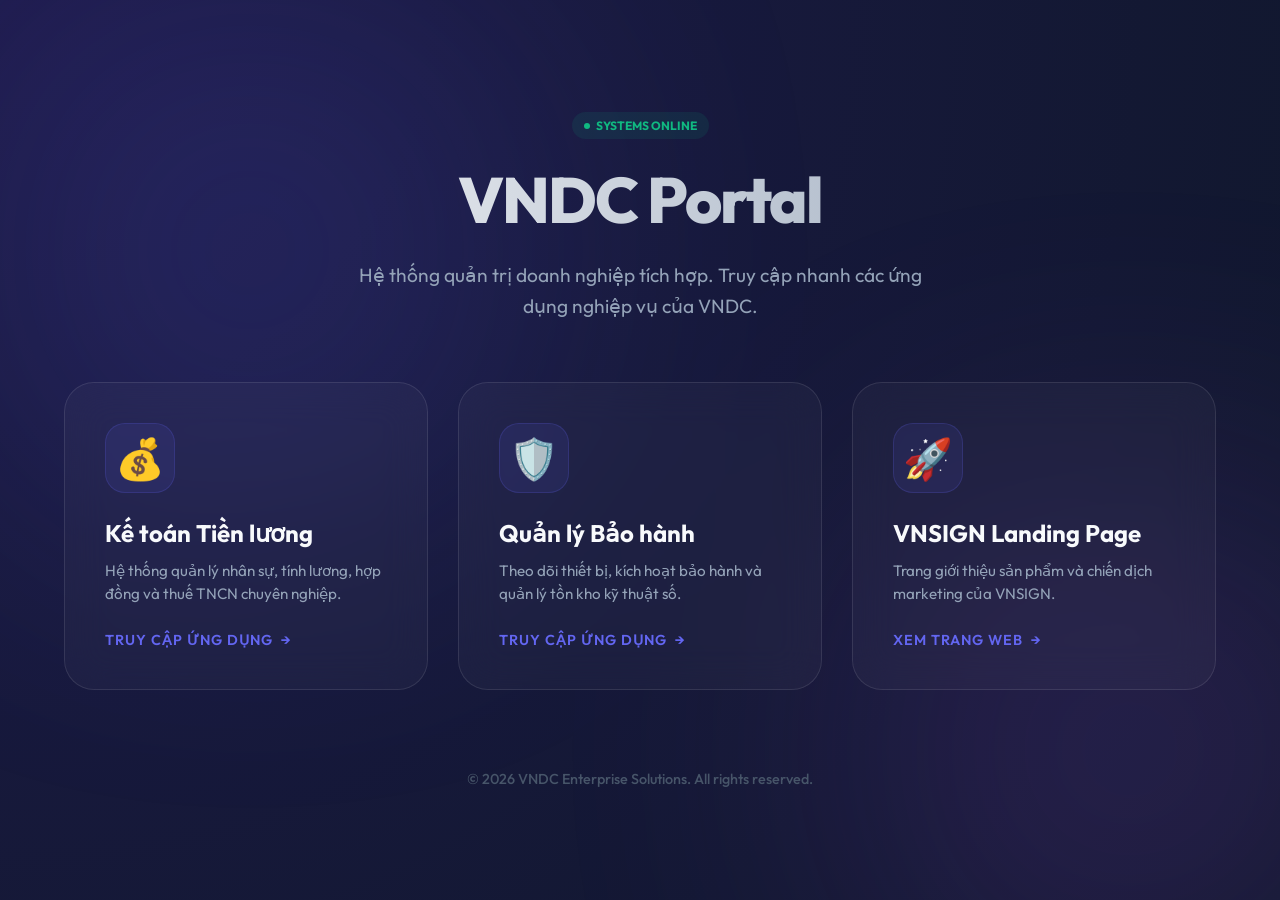
<file: index.html>
<!DOCTYPE html>
<html lang="vi">
<head>
    <meta charset="UTF-8">
    <meta name="viewport" content="width=device-width, initial-scale=1.0">
    <title>VNDC Enterprise Portal</title>
    <link href="https://fonts.googleapis.com/css2?family=Outfit:wght@300;400;600;800&display=swap" rel="stylesheet">
    <style>
        :root {
            --primary: #6366f1;
            --secondary: #a855f7;
            --dark: #0f172a;
            --light: #f8fafc;
            --glass: rgba(255, 255, 255, 0.03);
            --glass-border: rgba(255, 255, 255, 0.1);
        }

        * {
            margin: 0;
            padding: 0;
            box-sizing: border-box;
            font-family: 'Outfit', sans-serif;
        }

        body {
            background: radial-gradient(circle at top left, #1e1b4b, #0f172a);
            color: var(--light);
            min-height: 100vh;
            display: flex;
            flex-direction: column;
            align-items: center;
            justify-content: center;
            overflow-x: hidden;
        }

        .background-blobs {
            position: fixed;
            top: 0;
            left: 0;
            width: 100%;
            height: 100%;
            z-index: -1;
            overflow: hidden;
        }

        .blob {
            position: absolute;
            width: 500px;
            height: 500px;
            background: var(--primary);
            filter: blur(150px);
            opacity: 0.2;
            border-radius: 50%;
            animation: move 20s infinite alternate;
        }

        .blob-2 {
            background: var(--secondary);
            right: -100px;
            bottom: -100px;
            animation-delay: -5s;
        }

        @keyframes move {
            from { transform: translate(0, 0); }
            to { transform: translate(100px, 100px); }
        }

        .container {
            max-width: 1200px;
            width: 90%;
            text-align: center;
            padding: 40px 0;
        }

        header {
            margin-bottom: 60px;
        }

        h1 {
            font-size: 4rem;
            font-weight: 800;
            margin-bottom: 20px;
            background: linear-gradient(to right, #fff, #94a3b8);
            -webkit-background-clip: text;
            -webkit-text-fill-color: transparent;
            letter-spacing: -2px;
        }

        p.subtitle {
            font-size: 1.2rem;
            color: #94a3b8;
            max-width: 600px;
            margin: 0 auto;
            line-height: 1.6;
        }

        .grid {
            display: grid;
            grid-template-columns: repeat(auto-fit, minmax(320px, 1fr));
            gap: 30px;
            margin-top: 40px;
        }

        .card {
            background: var(--glass);
            border: 1px solid var(--glass-border);
            backdrop-filter: blur(20px);
            padding: 40px;
            border-radius: 30px;
            text-decoration: none;
            color: var(--light);
            transition: all 0.4s cubic-bezier(0.4, 0, 0.2, 1);
            position: relative;
            overflow: hidden;
            display: flex;
            flex-direction: column;
            align-items: flex-start;
            text-align: left;
        }

        .card::before {
            content: '';
            position: absolute;
            top: 0;
            left: 0;
            width: 100%;
            height: 100%;
            background: linear-gradient(45deg, transparent, rgba(255, 255, 255, 0.05), transparent);
            transform: translateX(-100%);
            transition: 0.6s;
        }

        .card:hover {
            transform: translateY(-10px);
            background: rgba(255, 255, 255, 0.06);
            border-color: var(--primary);
            box-shadow: 0 20px 40px rgba(0, 0, 0, 0.3);
        }

        .card:hover::before {
            transform: translateX(100%);
        }

        .icon {
            font-size: 2.5rem;
            margin-bottom: 25px;
            background: rgba(99, 102, 241, 0.1);
            width: 70px;
            height: 70px;
            display: flex;
            align-items: center;
            justify-content: center;
            border-radius: 20px;
            border: 1px solid rgba(99, 102, 241, 0.2);
        }

        .card h3 {
            font-size: 1.5rem;
            font-weight: 700;
            margin-bottom: 12px;
        }

        .card p {
            color: #94a3b8;
            font-size: 0.95rem;
            line-height: 1.5;
            margin-bottom: 25px;
        }

        .btn-link {
            font-weight: 600;
            color: var(--primary);
            display: flex;
            align-items: center;
            gap: 8px;
            font-size: 0.9rem;
            text-transform: uppercase;
            letter-spacing: 1px;
        }

        .btn-link span {
            transition: transform 0.3s;
        }

        .card:hover .btn-link span {
            transform: translateX(5px);
        }

        footer {
            margin-top: 80px;
            color: #475569;
            font-size: 0.9rem;
            font-weight: 500;
        }

        .status {
            display: inline-flex;
            align-items: center;
            gap: 6px;
            padding: 6px 12px;
            background: rgba(16, 185, 129, 0.1);
            color: #10b981;
            border-radius: 100px;
            font-size: 0.75rem;
            font-weight: 700;
            margin-bottom: 20px;
        }

        .dot {
            width: 6px;
            height: 6px;
            background: #10b981;
            border-radius: 50%;
            animation: pulse 1.5s infinite;
        }

        @keyframes pulse {
            0% { transform: scale(1); opacity: 1; }
            50% { transform: scale(1.5); opacity: 0.5; }
            100% { transform: scale(1); opacity: 1; }
        }
    </style>
</head>
<body>
    <div class="background-blobs">
        <div class="blob"></div>
        <div class="blob blob-2"></div>
    </div>

    <div class="container">
        <header>
            <div class="status">
                <span class="dot"></span> SYSTEMS ONLINE
            </div>
            <h1>VNDC Portal</h1>
            <p class="subtitle">Hệ thống quản trị doanh nghiệp tích hợp. Truy cập nhanh các ứng dụng nghiệp vụ của VNDC.</p>
        </header>

        <div class="grid">
            <a href="K%E1%BA%BF%20to%C3%A1n%20ti%E1%BB%81n%20l%C6%B0%C6%A1ng/index.html" class="card">
                <div class="icon">💰</div>
                <h3>Kế toán Tiền lương</h3>
                <p>Hệ thống quản lý nhân sự, tính lương, hợp đồng và thuế TNCN chuyên nghiệp.</p>
                <div class="btn-link">Truy cập ứng dụng <span>→</span></div>
            </a>

            <a href="Qu%E1%BA%A3n%20l%C3%BD%20b%E1%BA%A3o%20h%C3%A0nh%20VNDC/index.html" class="card">
                <div class="icon">🛡️</div>
                <h3>Quản lý Bảo hành</h3>
                <p>Theo dõi thiết bị, kích hoạt bảo hành và quản lý tồn kho kỹ thuật số.</p>
                <div class="btn-link">Truy cập ứng dụng <span>→</span></div>
            </a>

            <a href="landing-page/index.html" class="card">
                <div class="icon">🚀</div>
                <h3>VNSIGN Landing Page</h3>
                <p>Trang giới thiệu sản phẩm và chiến dịch marketing của VNSIGN.</p>
                <div class="btn-link">Xem trang web <span>→</span></div>
            </a>
        </div>

        <footer>
            &copy; 2026 VNDC Enterprise Solutions. All rights reserved.
        </footer>
    </div>
</body>
</html>
</file>
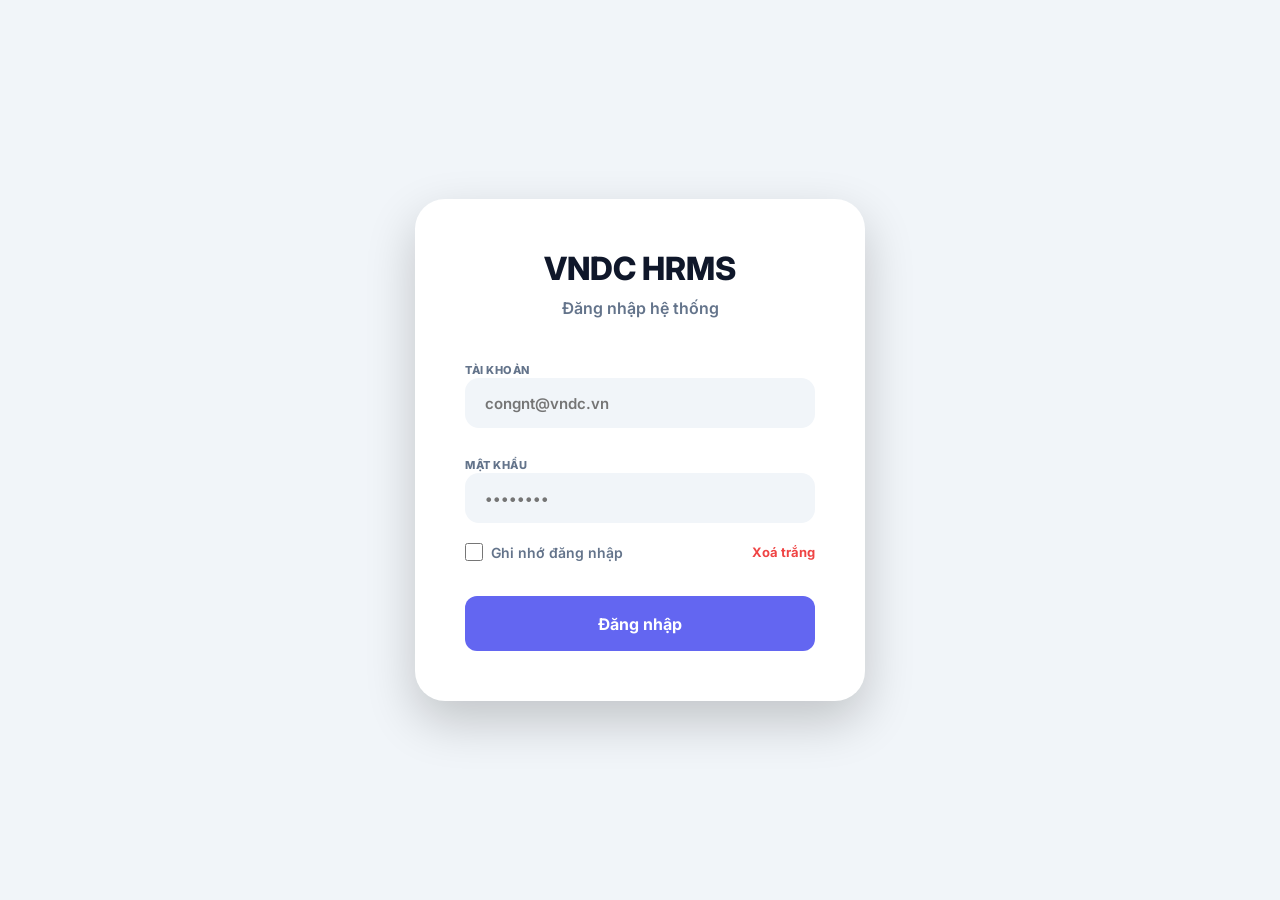
<file: Kế toán tiền lương/index.html>
<!DOCTYPE html>
<html lang="vi">
<head>
    <meta charset="UTF-8">
    <meta name="viewport" content="width=device-width, initial-scale=1.0">
    <title>VNDC HRMS</title>
    <link href="https://fonts.googleapis.com/css2?family=Inter:wght@400;500;600;700;800&display=swap" rel="stylesheet">
    <style>
        :root { --primary: #6366f1; --sidebar-bg: #0f172a; --bg: #f1f5f9; --text-dark: #0f172a; --text-muted: #64748b; --radius: 16px; }
        * { margin: 0; padding: 0; box-sizing: border-box; font-family: 'Inter', sans-serif; }
        body { background-color: var(--bg); color: var(--text-dark); height: 100vh; overflow: hidden; }
        .app-layout { display: flex; height: 100vh; }
        .sidebar { width: 260px; background: var(--sidebar-bg); color: #fff; display: flex; flex-direction: column; flex-shrink: 0; }
        .sidebar-header { padding: 30px 25px; font-size: 22px; font-weight: 800; }
        .nav-list { flex: 1; padding: 10px 15px; }
        .nav-item { display: flex; align-items: center; gap: 12px; padding: 14px 20px; color: #94a3b8; text-decoration: none; border-radius: 12px; margin-bottom: 6px; font-weight: 600; font-size: 14px; transition: 0.2s; cursor: pointer; }
        .nav-item:hover { background: rgba(255,255,255,0.05); color: #fff; }
        .nav-item.active { background: var(--primary); color: #fff; box-shadow: 0 4px 12px rgba(99,102,241,0.3); }
        .sidebar-footer { padding: 25px; border-top: 1px solid #1e293b; font-size: 13px; }
        .logout-btn { color: #ef4444; text-decoration: none; display: flex; align-items: center; gap: 8px; font-weight: 700; margin-top: 12px; cursor: pointer; }
        .main { flex: 1; display: flex; flex-direction: column; overflow: hidden; }
        .header { height: 80px; background: #fff; border-bottom: 1px solid #e2e8f0; display: flex; justify-content: space-between; align-items: center; padding: 0 40px; flex-shrink: 0; }
        .header h2 { font-size: 22px; font-weight: 800; }
        .content { flex: 1; padding: 35px 40px; overflow-y: auto; }
        .filter-card { background: #fff; border-radius: 20px; padding: 25px; margin-bottom: 30px; border: 1px solid #e2e8f0; display: flex; gap: 20px; align-items: flex-end; }
        .filter-group { display: flex; flex-direction: column; gap: 8px; flex: 1; }
        .filter-label { font-size: 11px; font-weight: 800; color: var(--text-muted); text-transform: uppercase; letter-spacing: 0.5px; }
        .filter-input-wrap { background: #f1f5f9; border-radius: 14px; display: flex; align-items: center; padding: 0 15px; height: 50px; }
        .filter-input-wrap input, .filter-input-wrap select { border: none; background: transparent; padding: 12px 5px; width: 100%; outline: none; font-size: 15px; font-weight: 600; }
        .stats-grid { display: grid; grid-template-columns: repeat(4, 1fr); gap: 25px; margin-bottom: 35px; }
        .stat-card { padding: 35px 30px; border-radius: 20px; color: #fff; position: relative; overflow: hidden; }
        .stat-num { font-size: 28px; font-weight: 800; }
        .stat-label { font-size: 14px; font-weight: 600; opacity: 0.9; }
        .bg-purple { background: linear-gradient(135deg, #6366f1, #4f46e5); }
        .bg-green { background: linear-gradient(135deg, #10b981, #059669); }
        .bg-orange { background: linear-gradient(135deg, #f59e0b, #d97706); }
        .bg-red { background: linear-gradient(135deg, #ef4444, #dc2626); }
        .data-card { background: #fff; border-radius: 20px; border: 1px solid #e2e8f0; overflow: hidden; margin-bottom: 25px; }
        .card-title { padding: 25px 35px; font-weight: 800; font-size: 17px; border-bottom: 1px solid #f1f5f9; }
        .table { width: 100%; border-collapse: collapse; }
        .table th { padding: 15px 35px; background: #f8fafc; font-size: 11px; font-weight: 800; text-transform: uppercase; color: var(--text-muted); text-align: left; border-bottom: 2px solid #e2e8f0; }
        .table td { padding: 22px 35px; border-bottom: 1px solid #f1f5f9; font-size: 15px; font-weight: 600; }
        .btn { border: none; padding: 12px 25px; border-radius: 12px; font-weight: 700; font-size: 14px; cursor: pointer; transition: 0.2s; display: inline-flex; align-items: center; gap: 8px; }
        .btn-print { background: #f8fafc; border: 1px solid #e2e8f0; }
        .btn-primary { background: var(--primary); color: #fff; }
        .modal-overlay { position: fixed; inset: 0; background: rgba(15, 23, 42, 0.7); backdrop-filter: blur(5px); display: none; justify-content: center; align-items: center; z-index: 1000; padding: 20px; }
        .modal-overlay.open { display: flex; }
        .modal-box { background: #fff; border-radius: 30px; width: 100%; max-width: 850px; max-height: 90vh; overflow-y: auto; padding: 40px; box-shadow: 0 20px 50px rgba(0,0,0,0.2); }
        .view { display: none; }
        .view.active { display: block; }
        .toast { position: fixed; top: 40px; right: 40px; background: #0f172a; color: #fff; padding: 15px 30px; border-radius: 12px; font-weight: 700; display: none; z-index: 2000; }
    </style>
</head>
<body>

    <div id="loginScreen" class="modal-overlay open" style="background: var(--bg); z-index: 2000;">
        <div class="modal-box" style="max-width: 450px; text-align: center; padding: 50px;">
            <h1 style="font-size: 32px; font-weight: 800; margin-bottom: 10px;">VNDC HRMS</h1>
            <p style="color: var(--text-muted); font-weight: 600; margin-bottom: 40px;">Đăng nhập hệ thống</p>
            <div style="text-align: left; margin-bottom: 25px;"><label class="filter-label">Tài khoản</label><div class="filter-input-wrap"><input type="text" id="loginEmail" placeholder="congnt@vndc.vn"></div></div>
            <div style="text-align: left; margin-bottom: 20px;"><label class="filter-label">Mật khẩu</label><div class="filter-input-wrap"><input type="password" id="loginPwd" placeholder="••••••••"></div></div>
            <div style="display: flex; justify-content: space-between; align-items: center; margin-bottom: 35px;"><label style="display: flex; align-items: center; gap: 8px; font-size: 14px; font-weight: 600; color: var(--text-muted); cursor: pointer;"><input type="checkbox" id="loginRemember" style="width: 18px; height: 18px; accent-color: var(--primary);"> Ghi nhớ đăng nhập</label><a href="#" style="color: #ef4444; font-size: 13px; font-weight: 700; text-decoration: none;" onclick="clearLoginFields()">Xoá trắng</a></div>
            <button class="btn btn-primary" style="width: 100%; height: 55px; font-size: 16px; justify-content:center;" onclick="doLogin()">Đăng nhập</button>
        </div>
    </div>

    <div id="appScreen" class="app-layout" style="display: none;">
        <aside class="sidebar">
            <div class="sidebar-header">VNDC HRMS</div>
            <nav class="nav-list">
                <a class="nav-item active" onclick="navTo('dashboard', this)"><span>🏠</span><span>Tổng quan</span></a>
                <a class="nav-item" onclick="navTo('employees', this)"><span>👥</span><span>Nhân sự</span></a>
                <a class="nav-item" onclick="navTo('payroll', this)"><span>💰</span><span>Bảng lương</span></a>
                <a class="nav-item" onclick="navTo('contracts', this)"><span>📜</span><span>Hợp đồng</span></a>
                <a class="nav-item" onclick="navTo('leaves', this)"><span>📅</span><span>Nghỉ phép</span></a>
                <a class="nav-item" onclick="navTo('expenses', this)"><span>💸</span><span>Chi phí</span></a>
                <a class="nav-item" onclick="navTo('reports', this)"><span>📊</span><span>Báo cáo</span></a>
                <a class="nav-item" onclick="navTo('tax', this)"><span>🛡️</span><span>Thuế</span></a>
                <a class="nav-item" onclick="navTo('audit', this)"><span>🕒</span><span>Lịch sử</span></a>
            </nav>
            <div class="sidebar-footer"><div>Đang đăng nhập:</div><div style="font-weight: 700; margin-top: 4px;" id="sidebarUser">Admin</div><a class="logout-btn" onclick="doLogout()">🚪 Đăng xuất</a></div>
        </aside>

        <main class="main">
            <header class="header">
                <h2 id="view-title">Dashboard</h2>
                <div class="header-actions" style="display:flex; align-items:center; gap:15px;">
                    <div style="background:#f8fafc; padding:8px 15px; border-radius:10px; font-weight:700;">📅 <select id="salaryMonth" style="border:none; background:transparent; outline:none;" onchange="renderActiveView()"><option value="2026-05">Tháng 05/2026</option><option value="2026-04">Tháng 04/2026</option></select></div>
                    <div style="width:40px; height:40px; background:var(--primary); border-radius:50%; display:flex; align-items:center; justify-content:center; color:#fff; font-weight:800;">C</div>
                </div>
            </header>

            <div class="content">
                <div id="view-dashboard" class="view active">
                    <div class="stats-grid">
                        <div class="stat-card bg-purple"><div class="stat-num" id="statTotalPay">0</div><div class="stat-label">Tổng thực chi</div></div>
                        <div class="stat-card bg-green"><div class="stat-num" id="statAvgSalary">0</div><div class="stat-label">Lương bình quân</div></div>
                        <div class="stat-card bg-orange"><div class="stat-num" id="statTotalBonus">0</div><div class="stat-label">Tổng thưởng</div></div>
                        <div class="stat-card bg-red"><div class="stat-num" id="statTotalTax">0</div><div class="stat-label">Tổng thuế</div></div>
                    </div>
                    <div style="display: grid; grid-template-columns: 1fr 1fr; gap: 30px;">
                        <div class="data-card"><div class="card-title">Phòng ban</div><div id="deptStatsList"></div></div>
                        <div class="data-card"><div class="card-title">Giao dịch gần đây</div><div id="dashRecentExpenses"></div></div>
                    </div>
                </div>

                <div id="view-employees" class="view">
                    <div class="filter-card"><div class="filter-group"><label class="filter-label">Tìm kiếm nhân viên</label><div class="filter-input-wrap"><input type="text" id="empSearch" oninput="renderEmployees()"></div></div><button class="btn btn-primary" onclick="openEmployeeModal()">+ Thêm mới</button></div>
                    <div class="data-card"><table class="table"><thead><tr><th>Mã NV</th><th>Họ tên</th><th>Bộ phận</th><th>Lương CB</th><th>Thao tác</th></tr></thead><tbody id="employeesBody"></tbody></table></div>
                </div>

                <div id="view-payroll" class="view">
                    <div class="filter-card">
                        <div class="filter-group">
                            <label class="filter-label">Tìm nhân viên</label>
                            <div class="filter-input-wrap"><input type="text" id="payrollSearch" oninput="renderPayroll(document.getElementById('salaryMonth').value)" placeholder="Tên hoặc mã NV"></div>
                        </div>
                        <div class="filter-group">
                            <label class="filter-label">Bộ phận</label>
                            <div class="filter-input-wrap"><select id="payrollDept" onchange="renderPayroll(document.getElementById('salaryMonth').value)"><option value="">Tất cả bộ phận</option></select></div>
                        </div>
                    </div>
                    <div class="data-card"><table class="table"><thead><tr><th>Nhân viên</th><th>Lương CB</th><th>Thưởng</th><th>Ứng</th><th>BHXH</th><th>Thuế</th><th>Thực lĩnh</th></tr></thead><tbody id="payrollBody"></tbody></table></div>
                </div>

                <div id="view-contracts" class="view">
                    <div class="filter-card"><div class="filter-group"><label class="filter-label">Tìm nhân viên</label><div class="filter-input-wrap"><input type="text" id="contractSearch" oninput="renderContracts()"></div></div><button class="btn btn-primary" onclick="navTo('employees')">Quản lý Nhân sự</button></div>
                    <div class="data-card"><table class="table"><thead><tr><th>Mã HĐ</th><th>Nhân viên</th><th>Loại HĐ</th><th>Trạng thái</th><th>Hợp đồng</th><th>Thao tác</th></tr></thead><tbody id="contractsBody"></tbody></table></div>
                </div>

                <div id="view-reports" class="view">
                    <div class="filter-card">
                        <div class="filter-group"><label class="filter-label">Chọn nhân viên</label><div class="filter-input-wrap"><select id="rptEmpId" onchange="renderReports()"></select></div></div>
                        <div class="filter-group"><label class="filter-label">Loại kỳ hạn</label><div class="filter-input-wrap"><select id="rptPeriodType" onchange="updateRptPeriodOptions()"><option value="month">Tháng</option><option value="quarter">Quý</option><option value="year">Năm</option></select></div></div>
                        <div class="filter-group"><label class="filter-label">Thời gian</label><div class="filter-input-wrap"><select id="rptPeriodVal" onchange="renderReports()"></select></div></div>
                        <button class="btn btn-print" onclick="window.print()">🖨️ In ấn</button>
                    </div>
                    <div id="rptStats" class="stats-grid"></div>
                    <div class="data-card"><div class="card-title">Chi tiết Thu nhập & Trích nộp</div><table class="table"><thead><tr><th>Khoản mục</th><th>Giá trị</th></tr></thead><tbody id="rptTableBody"></tbody></table></div>
                </div>

                <div id="view-leaves" class="view">
                    <div class="filter-card"><button class="btn btn-primary" onclick="openLeaveModal()">+ Đăng ký nghỉ</button></div>
                    <div class="data-card"><table class="table"><thead><tr><th>Nhân viên</th><th>Loại</th><th>Ngày</th><th>Số ngày</th></tr></thead><tbody id="leavesBody"></tbody></table></div>
                </div>
                
                <div id="view-expenses" class="view">
                    <div class="filter-card"><button class="btn btn-primary" onclick="openExpenseModal()">+ Thêm chi phí</button></div>
                    <div class="data-card"><table class="table"><thead><tr><th>Ngày</th><th>Nhân viên</th><th>Loại</th><th>Số tiền</th><th>Diễn giải</th><th>Chứng từ</th><th>Thao tác</th></tr></thead><tbody id="expensesBody"></tbody></table></div>
                </div>

                <div id="view-tax" class="view"><div id="taxOptimizationList" style="display:grid; grid-template-columns:1fr 1fr; gap:20px;"></div></div>
                <div id="view-audit" class="view"><div class="data-card"><div id="auditTrailList"></div></div></div>
            </div>
        </main>
    </div>

    <!-- MODALS -->
    <div id="employeeModal" class="modal-overlay" onclick="if(event.target==this)closeModal('employeeModal')"><div class="modal-box"><h2>Hồ sơ nhân viên</h2><input type="hidden" id="eId"><div style="display:grid; grid-template-columns:1fr 1fr; gap:20px; margin-top:20px;"><div class="filter-group"><label class="filter-label">Mã NV</label><div class="filter-input-wrap"><input type="text" id="eCode" readonly></div></div><div class="filter-group"><label class="filter-label">Họ tên</label><div class="filter-input-wrap"><input type="text" id="eName"></div></div><div class="filter-group"><label class="filter-label">Bộ phận</label><div class="filter-input-wrap"><select id="eDept"><option>Quản lý</option><option>Kỹ thuật</option><option>Kế toán</option><option>Kinh doanh</option><option>Nhân sự</option></select></div></div><div class="filter-group"><label class="filter-label">Lương CB</label><div class="filter-input-wrap"><input type="number" id="eBaseSalary"></div></div><div class="filter-group"><label class="filter-label">Lương BH</label><div class="filter-input-wrap"><input type="number" id="eInsSalary"></div></div><div class="filter-group"><label class="filter-label">Cơm trưa</label><div class="filter-input-wrap"><input type="number" id="eLunch"></div></div><div class="filter-group"><label class="filter-label">Điện thoại</label><div class="filter-input-wrap"><input type="number" id="ePhone"></div></div><div class="filter-group"><label class="filter-label">Phụ thuộc</label><div class="filter-input-wrap"><input type="number" id="eDependents"></div></div></div><div style="margin-top:35px; display:flex; justify-content:flex-end; gap:15px;"><button class="btn btn-print" onclick="closeModal('employeeModal')">Đóng</button><button class="btn btn-primary" onclick="saveEmployee()">Lưu hồ sơ</button></div></div></div>
    
    <div id="contractModal" class="modal-overlay" onclick="if(event.target==this)closeModal('contractModal')"><div class="modal-box" style="max-width:650px;"><h2>Quản lý Hợp đồng</h2><input type="hidden" id="cId"><div style="display:grid; grid-template-columns:1fr 1fr; gap:20px; margin-top:20px;"><div class="filter-group" style="grid-column:span 2;"><label class="filter-label">Nhân viên</label><div class="filter-input-wrap"><input type="text" id="cEmpName" readonly></div></div><div class="filter-group"><label class="filter-label">Loại HĐ</label><div class="filter-input-wrap"><select id="cType"><option>Thử việc</option><option>1 năm</option><option>3 năm</option><option>Không thời hạn</option></select></div></div><div class="filter-group"><label class="filter-label">Ngày hết hạn</label><div class="filter-input-wrap"><input type="date" id="cEnd"></div></div><div class="filter-group" style="grid-column:span 2;"><label class="filter-label">Link File Hợp đồng</label><div class="filter-input-wrap"><input type="text" id="cFileLink" placeholder="Dán link file"></div></div></div><div style="margin-top:35px; display:flex; gap:15px;"><button class="btn btn-print" style="flex:1;" onclick="closeModal('contractModal')">Hủy</button><button class="btn btn-primary" style="flex:1;" onclick="saveContract()">Lưu Hợp đồng</button></div></div></div>

    <div id="expenseModal" class="modal-overlay" onclick="if(event.target==this)closeModal('expenseModal')"><div class="modal-box" style="max-width:550px;"><h2>Phiếu Chi phí</h2><div style="display:grid; gap:20px; margin-top:20px;"><div class="filter-group"><label class="filter-label">Nhân viên</label><div class="filter-input-wrap"><select id="expEmpId"></select></div></div><div style="display:grid; grid-template-columns:1fr 1fr; gap:15px;"><div class="filter-group"><label class="filter-label">Loại</label><div class="filter-input-wrap"><select id="expType"><option value="bonus">Thưởng</option><option value="advance">Tạm ứng</option><option value="tax_adj">Điều chỉnh thuế</option></select></div></div><div class="filter-group"><label class="filter-label">Số tiền</label><div class="filter-input-wrap"><input type="number" id="expAmount"></div></div></div><div class="filter-group"><label class="filter-label">Ngày</label><div class="filter-input-wrap"><input type="date" id="expDate"></div></div><div class="filter-group"><label class="filter-label">Diễn giải</label><div class="filter-input-wrap"><input type="text" id="expNote"></div></div><div class="filter-group"><label class="filter-label">Link Chứng từ</label><div class="filter-input-wrap"><input type="text" id="expProof"></div></div></div><div style="margin-top:35px; display:flex; gap:15px;"><button class="btn btn-print" style="flex:1;" onclick="closeModal('expenseModal')">Hủy</button><button class="btn btn-primary" style="flex:1;" onclick="saveExpense()">Lưu Phiếu chi</button></div></div></div>

    <div id="leaveModal" class="modal-overlay" onclick="if(event.target==this)closeModal('leaveModal')"><div class="modal-box" style="max-width:450px;"><h2>Nghỉ phép</h2><div style="display:grid; gap:20px; margin-top:20px;"><div class="filter-group"><label class="filter-label">Nhân viên</label><div class="filter-input-wrap"><select id="leaveEmpId"></select></div></div><div style="display:grid; grid-template-columns:1fr 1fr; gap:15px;"><div><label class="filter-label">Từ ngày</label><div class="filter-input-wrap"><input type="date" id="leaveStart"></div></div><div><label class="filter-label">Số ngày</label><div class="filter-input-wrap"><input type="number" id="leaveDays" step="0.5"></div></div></div></div><button class="btn btn-primary" style="width:100%; margin-top:30px;" onclick="saveLeave()">Xác nhận</button></div></div>

    <div id="toast" class="toast"></div>
    <script src="app.js"></script>
</body>
</html>
</file>
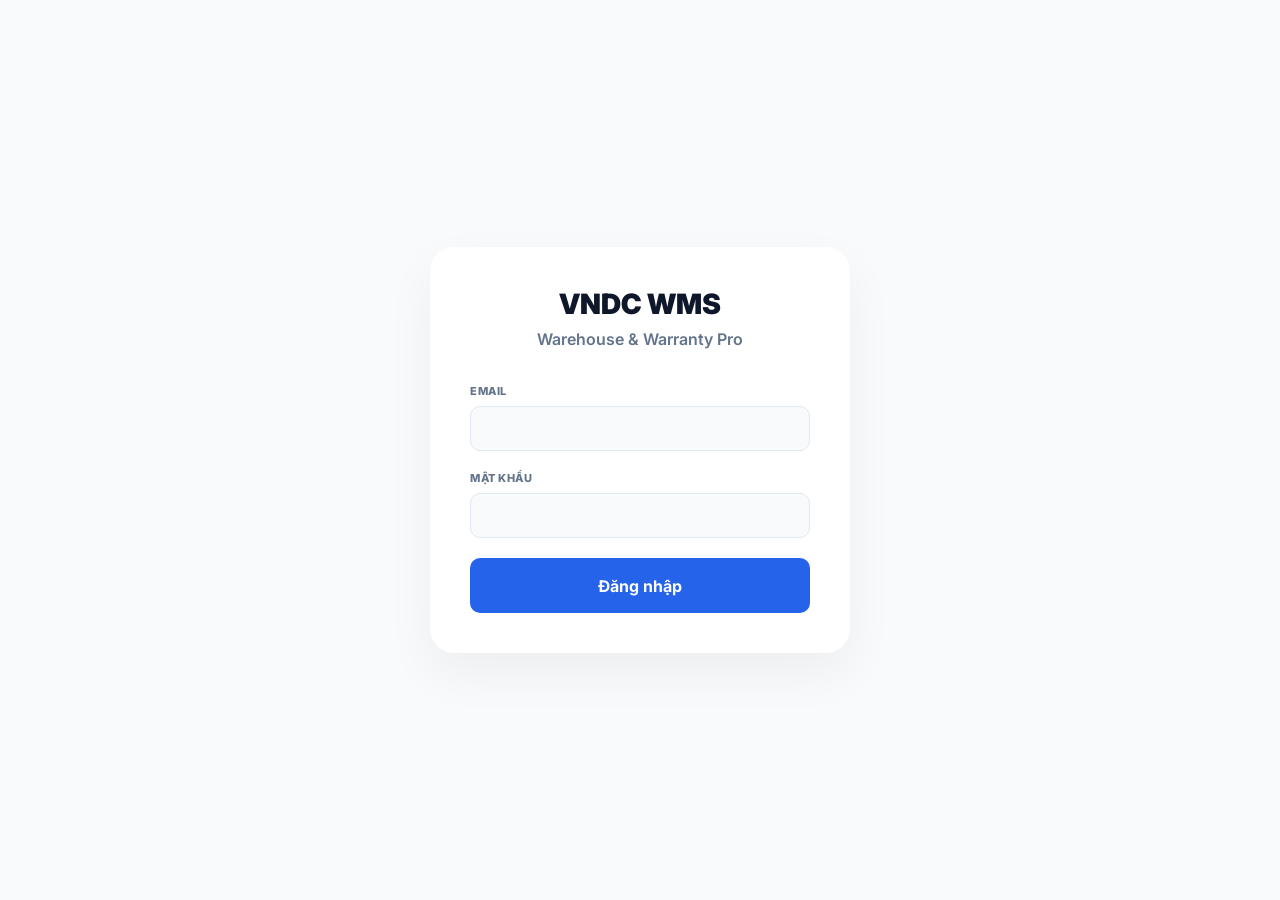
<file: Quản lý bảo hành VNDC/index.html>
<!DOCTYPE html>
<html lang="vi">
<head>
  <meta charset="UTF-8" />
  <meta name="viewport" content="width=device-width, initial-scale=1.0" />
  <title>VNDC WMS & Warranty Pro</title>
  <link href="https://fonts.googleapis.com/css2?family=Inter:wght@400;500;600;700;800&display=swap" rel="stylesheet">
  <style>
    :root { 
      --primary: #2563eb; --primary-dark: #1e40af; --sidebar-bg: #0f172a; 
      --bg: #f8fafc; --text-dark: #0f172a; --text-muted: #64748b; 
      --success: #10b981; --warning: #f59e0b; --error: #ef4444; --radius: 12px; 
    }
    * { margin: 0; padding: 0; box-sizing: border-box; font-family: 'Inter', sans-serif; }
    body { background-color: var(--bg); color: var(--text-dark); height: 100vh; overflow: hidden; }
    
    .screen { display: none; height: 100vh; }
    .screen.active { display: flex; }
    .login-overlay { position: fixed; inset: 0; background: var(--bg); z-index: 3000; display: flex; justify-content: center; align-items: center; }
    .login-card { background: #fff; border-radius: 24px; width: 420px; padding: 40px; box-shadow: 0 20px 50px rgba(0,0,0,0.05); text-align: center; }
    
    .sidebar { width: 280px; background: var(--sidebar-bg); color: #fff; display: flex; flex-direction: column; flex-shrink: 0; }
    .sidebar-header { padding: 30px 25px; font-size: 20px; font-weight: 800; border-bottom: 1px solid rgba(255,255,255,0.05); }
    .nav-list { flex: 1; padding: 20px 15px; overflow-y: auto; }
    .nav-group { margin-bottom: 25px; }
    .nav-group-title { font-size: 10px; font-weight: 800; color: #475569; text-transform: uppercase; letter-spacing: 1px; padding: 0 15px 10px; }
    .nav-item { display: flex; align-items: center; gap: 12px; padding: 12px 15px; color: #94a3b8; text-decoration: none; border-radius: 10px; margin-bottom: 4px; font-weight: 600; font-size: 13.5px; transition: 0.2s; cursor: pointer; }
    .nav-item:hover { background: rgba(255,255,255,0.05); color: #fff; }
    .nav-item.active { background: var(--primary); color: #fff; }
    
    .main { flex: 1; display: flex; flex-direction: column; overflow: hidden; }
    .topbar { height: 70px; background: #fff; border-bottom: 1px solid #e2e8f0; display: flex; justify-content: space-between; align-items: center; padding: 0 30px; flex-shrink: 0; }
    .content { flex: 1; padding: 30px; overflow-y: auto; }
    
    .card { background: #fff; border-radius: var(--radius); border: 1px solid #e2e8f0; overflow: hidden; margin-bottom: 25px; }
    .card-header { padding: 20px 25px; border-bottom: 1px solid #f1f5f9; display: flex; justify-content: space-between; align-items: center; }
    .card-title { font-weight: 800; font-size: 16px; }
    .table { width: 100%; border-collapse: collapse; }
    .table th { padding: 14px 25px; background: #f8fafc; font-size: 11px; font-weight: 800; text-transform: uppercase; color: var(--text-muted); text-align: left; }
    .table td { padding: 16px 25px; border-bottom: 1px solid #f1f5f9; font-size: 14px; font-weight: 500; }
    
    .badge { padding: 4px 10px; border-radius: 6px; font-size: 11px; font-weight: 800; text-transform: uppercase; }
    .badge-success { background: #dcfce7; color: #166534; }
    .badge-warning { background: #fef3c7; color: #92400e; }
    .badge-danger { background: #fee2e2; color: #991b1b; }
    .badge-info { background: #dbeafe; color: #1e40af; }
    
    .btn { padding: 10px 20px; border-radius: 10px; font-weight: 700; font-size: 13px; cursor: pointer; border: none; transition: 0.2s; display: inline-flex; align-items: center; gap: 8px; justify-content: center; }
    .btn-primary { background: var(--primary); color: #fff; }
    .btn-secondary { background: #f1f5f9; color: var(--text-dark); }
    .btn-outline { background: transparent; border: 1.5px solid #e2e8f0; color: var(--text-dark); }
    
    .modal-overlay { position: fixed; inset: 0; background: rgba(15, 23, 42, 0.6); backdrop-filter: blur(4px); display: none; justify-content: center; align-items: center; z-index: 4000; padding: 20px; }
    .modal-overlay.open { display: flex; }
    .modal-box { background: #fff; border-radius: 20px; width: 100%; max-width: 900px; max-height: 90vh; overflow-y: auto; padding: 35px; box-shadow: 0 20px 40px rgba(0,0,0,0.1); }
    
    .view { display: none; }
    .view.active { display: block; }
    .stats-grid { display: grid; grid-template-columns: repeat(5, 1fr); gap: 20px; margin-bottom: 30px; }
    .stat-card { background: #fff; padding: 25px; border-radius: 16px; border: 1px solid #e2e8f0; }
    .stat-val { font-size: 24px; font-weight: 800; margin-bottom: 5px; }
    .stat-label { font-size: 12px; font-weight: 700; color: var(--text-muted); text-transform: uppercase; }
    
    .toast { position: fixed; bottom: 30px; right: 30px; background: #0f172a; color: #fff; padding: 15px 25px; border-radius: 10px; font-weight: 700; display: none; z-index: 5000; }
    .form-group { margin-bottom: 20px; text-align: left; }
    .form-label { font-size: 11px; font-weight: 800; color: var(--text-muted); text-transform: uppercase; letter-spacing: 0.5px; margin-bottom: 8px; display: block; }
    .form-input { width: 100%; height: 45px; background: #f8fafc; border: 1px solid #e2e8f0; border-radius: 10px; padding: 0 15px; font-weight: 600; outline: none; }
    .form-input:focus { border-color: var(--primary); }
  </style>
</head>
<body>

  <div id="loginScreen" class="login-overlay">
    <div class="login-card">
      <h1 style="font-size: 28px; font-weight: 900; margin-bottom: 8px;">VNDC WMS</h1>
      <p style="color: var(--text-muted); font-weight: 600; margin-bottom: 35px;">Warehouse & Warranty Pro</p>
      <div class="form-group"><label class="form-label">Email</label><input type="text" id="loginEmail" class="form-input"></div>
      <div class="form-group"><label class="form-label">Mật khẩu</label><input type="password" id="loginPwd" class="form-input"></div>
      <button class="btn btn-primary" style="width: 100%; height: 55px; font-size: 16px;" onclick="doLogin()">Đăng nhập</button>
    </div>
  </div>

  <div id="appScreen" class="screen">
    <aside class="sidebar">
      <div class="sidebar-header">VNDC WMS PRO</div>
      <nav class="nav-list">
        <div class="nav-group">
          <div class="nav-group-title">Tổng quan</div>
          <a class="nav-item active" onclick="navTo('dashboard', this)"><span>📊</span><span>Dashboard</span></a>
          <a class="nav-item" onclick="navTo('inventory', this)"><span>📦</span><span>Tồn kho đa trạng thái</span></a>
        </div>
        <div class="nav-group">
          <div class="nav-group-title">Vận hành kho</div>
          <a class="nav-item" onclick="navTo('inbound', this)"><span>📥</span><span>Nhập kho</span></a>
          <a class="nav-item" onclick="navTo('outbound', this)"><span>📤</span><span>Xuất kho</span></a>
          <a class="nav-item" onclick="navTo('stocktake', this)"><span>🔍</span><span>Kiểm kê</span></a>
          <a class="nav-item" onclick="navTo('locations', this)"><span>📍</span><span>Sơ đồ kho</span></a>
        </div>
        <div class="nav-group">
          <div class="nav-group-title">Bảo hành & RMA</div>
          <a class="nav-item" onclick="navTo('warranty', this)"><span>🛡️</span><span>Quản lý Bảo hành</span></a>
          <a class="nav-item" onclick="navTo('rma', this)"><span>🔧</span><span>Tiếp nhận RMA</span></a>
        </div>
        <div class="nav-group">
          <div class="nav-group-title">Danh mục</div>
          <a class="nav-item" onclick="navTo('products', this)"><span>🏷️</span><span>Sản phẩm</span></a>
          <a class="nav-item" onclick="navTo('partners', this)"><span>👥</span><span>Đối tác</span></a>
        </div>
        <div class="nav-group">
          <div class="nav-group-title">Hệ thống</div>
          <a class="nav-item" onclick="navTo('audit', this)"><span>🕒</span><span>Lịch sử thao tác</span></a>
          <a class="nav-item" onclick="navTo('settings', this)"><span>⚙️</span><span>Cấu hình</span></a>
        </div>
      </nav>
      <div style="padding: 20px; border-top: 1px solid rgba(255,255,255,0.05);">
        <div id="sidebarUser" style="font-size: 13px; font-weight: 700; color: #fff;">Admin</div>
        <a class="logout-btn" style="color: #ef4444; font-size: 12px; font-weight: 700; cursor: pointer; display: block; margin-top: 8px;" onclick="doLogout()">🚪 Đăng xuất</a>
      </div>
    </aside>

    <main class="main">
      <header class="topbar">
        <h2 id="view-title">Dashboard</h2>
        <div style="display: flex; gap: 20px; align-items: center;">
          <div style="background: #f1f5f9; padding: 10px 20px; border-radius: 12px; font-weight: 700;">🔔 <span id="notifCount">0</span></div>
          <div style="width: 40px; height: 40px; background: var(--primary); border-radius: 50%; display: flex; align-items: center; justify-content: center; color: #fff; font-weight: 800;">C</div>
        </div>
      </header>

      <div class="content">
        <!-- VIEWS -->
        <div id="view-dashboard" class="view active">
          <div class="stats-grid">
            <div class="stat-card"><div class="stat-val" id="stAvailable">0</div><div class="stat-label">Khả dụng</div></div>
            <div class="stat-card"><div class="stat-val" id="stReserved">0</div><div class="stat-label">Giữ chỗ</div></div>
            <div class="stat-card"><div class="stat-val" id="stPending">0</div><div class="stat-label">Chờ kiểm</div></div>
            <div class="stat-card"><div class="stat-val" id="stDefect">0</div><div class="stat-label">Lỗi</div></div>
            <div class="stat-card"><div class="stat-val" id="stWarranty">0</div><div class="stat-label">Bảo hành</div></div>
          </div>
          <div style="display: grid; grid-template-columns: 1fr 1fr; gap: 25px;">
            <div class="card"><div class="card-header"><span class="card-title">Chứng từ mới nhất</span></div><div id="dashRecentDocs"></div></div>
            <div class="card"><div class="card-header"><span class="card-title">Cảnh báo hệ thống</span></div><div id="dashAlerts"></div></div>
          </div>
        </div>

        <div id="view-inventory" class="view">
          <div class="card" style="padding: 20px; display: flex; gap: 15px; margin-bottom: 25px;">
            <input type="text" id="invSearch" placeholder="Tìm SKU, Serial..." class="form-input" oninput="renderInventory()">
            <select id="invStatusFilter" class="form-input" style="width: 200px;" onchange="renderInventory()">
              <option value="all">Tất cả trạng thái</option>
              <option value="available">Khả dụng</option>
              <option value="defect">Hàng lỗi</option>
              <option value="warranty">Bảo hành</option>
            </select>
          </div>
          <div class="card"><table class="table"><thead><tr><th>Sản phẩm</th><th>Serial</th><th>Trạng thái</th><th>Vị trí</th><th>Hành động</th></tr></thead><tbody id="inventoryBody"></tbody></table></div>
        </div>

        <div id="view-inbound" class="view">
          <div style="margin-bottom: 25px;"><button class="btn btn-primary" onclick="openInboundModal()">+ Tạo phiếu nhập kho</button></div>
          <div class="card"><table class="table"><thead><tr><th>Mã phiếu</th><th>Ngày</th><th>Đối tác</th><th>Trạng thái</th><th>Hành động</th></tr></thead><tbody id="inboundBody"></tbody></table></div>
        </div>

        <div id="view-outbound" class="view">
          <div style="margin-bottom: 25px;"><button class="btn btn-primary" onclick="openOutboundModal()">+ Tạo phiếu xuất kho</button></div>
          <div class="card"><table class="table"><thead><tr><th>Mã phiếu</th><th>Ngày</th><th>Đối tác</th><th>Trạng thái</th><th>Hành động</th></tr></thead><tbody id="outboundBody"></tbody></table></div>
        </div>

        <div id="view-warranty" class="view">
          <div style="margin-bottom: 25px;"><button class="btn btn-primary" onclick="openWarrantyModal()">+ Kích hoạt bảo hành</button></div>
          <div class="card"><table class="table"><thead><tr><th>Serial</th><th>Sản phẩm</th><th>Khách hàng</th><th>Hết hạn</th><th>Trạng thái</th></tr></thead><tbody id="warrantyBody"></tbody></table></div>
        </div>

        <div id="view-products" class="view">
          <div style="margin-bottom: 25px;"><button class="btn btn-primary" onclick="openProductModal()">+ Thêm sản phẩm</button></div>
          <div class="card"><table class="table"><thead><tr><th>SKU</th><th>Tên sản phẩm</th><th>Đơn vị</th><th>Thương hiệu</th></tr></thead><tbody id="productsBody"></tbody></table></div>
        </div>

        <div id="view-partners" class="view">
          <div style="margin-bottom: 25px;"><button class="btn btn-primary" onclick="openPartnerModal()">+ Thêm đối tác</button></div>
          <div class="card"><table class="table"><thead><tr><th>Tên</th><th>Loại</th><th>Liên hệ</th><th>Địa chỉ</th></tr></thead><tbody id="partnersBody"></tbody></table></div>
        </div>
        
        <div id="view-audit" class="view"><div class="card"><div id="auditBody"></div></div></div>
        <div id="view-rma" class="view"><div class="card" style="padding:40px; text-align:center;">Module RMA đang được tích hợp...</div></div>
        <div id="view-stocktake" class="view"><div class="card" style="padding:40px; text-align:center;">Module Kiểm kê đang được tích hợp...</div></div>
        <div id="view-locations" class="view"><div class="card" style="padding:40px; text-align:center;">Module Sơ đồ kho đang được tích hợp...</div></div>
        <div id="view-settings" class="view"><div class="card" style="padding:40px; text-align:center;">Cài đặt hệ thống...</div></div>
      </div>
    </main>
  </div>

  <!-- MODALS -->
  <div id="inboundModal" class="modal-overlay" onclick="if(event.target==this)closeModal('inboundModal')">
    <div class="modal-box">
      <h2 style="margin-bottom: 20px;">Phiếu nhập kho</h2>
      <div style="display: grid; grid-template-columns: 1fr 1fr; gap: 20px;">
        <div class="form-group"><label class="form-label">Nhà cung cấp</label><select id="ibPartner" class="form-input"></select></div>
        <div class="form-group"><label class="form-label">Loại nguồn</label><select id="ibSource" class="form-input"><option>PO</option><option>Trả hàng</option><option>Bảo hành</option></select></div>
      </div>
      <div style="border: 1px solid #f1f5f9; border-radius: 12px; padding: 20px;">
        <div id="ibItemsList"></div>
        <button class="btn btn-secondary" onclick="addInboundRow()">+ Thêm hàng</button>
      </div>
      <div style="margin-top: 30px; display: flex; justify-content: flex-end; gap: 15px;">
        <button class="btn btn-outline" onclick="closeModal('inboundModal')">Hủy</button>
        <button class="btn btn-primary" onclick="saveInbound()">Lưu phiếu</button>
      </div>
    </div>
  </div>

  <div id="productModal" class="modal-overlay" onclick="if(event.target==this)closeModal('productModal')">
    <div class="modal-box" style="max-width: 500px;">
      <h2>Sản phẩm mới</h2>
      <div class="form-group"><label class="form-label">SKU</label><input type="text" id="pSku" class="form-input"></div>
      <div class="form-group"><label class="form-label">Tên sản phẩm</label><input type="text" id="pName" class="form-input"></div>
      <div class="form-group"><label class="form-label">Đơn vị</label><input type="text" id="pUnit" class="form-input" value="Bộ"></div>
      <button class="btn btn-primary" style="width: 100%;" onclick="saveProduct()">Lưu sản phẩm</button>
    </div>
  </div>

  <div id="toast" class="toast"></div>
  <script src="app.js"></script>
</body>
</html>
</file>
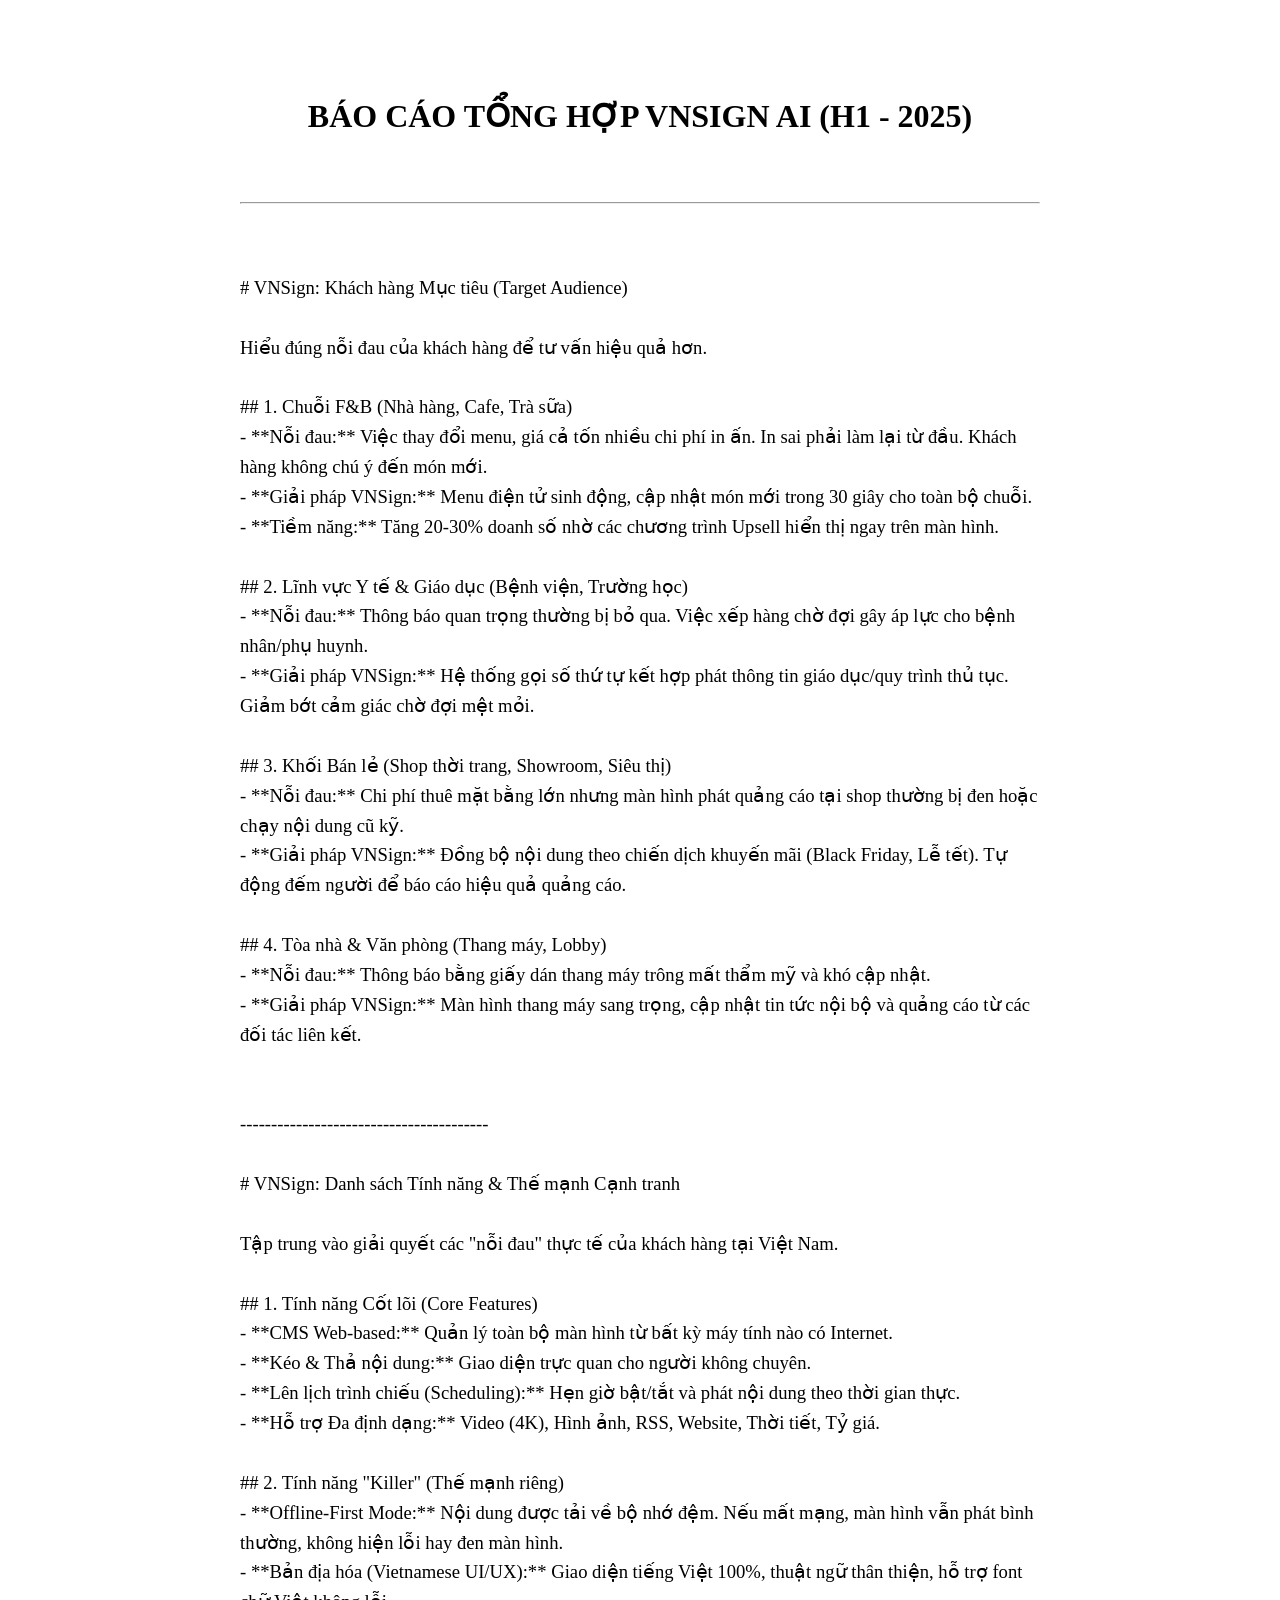
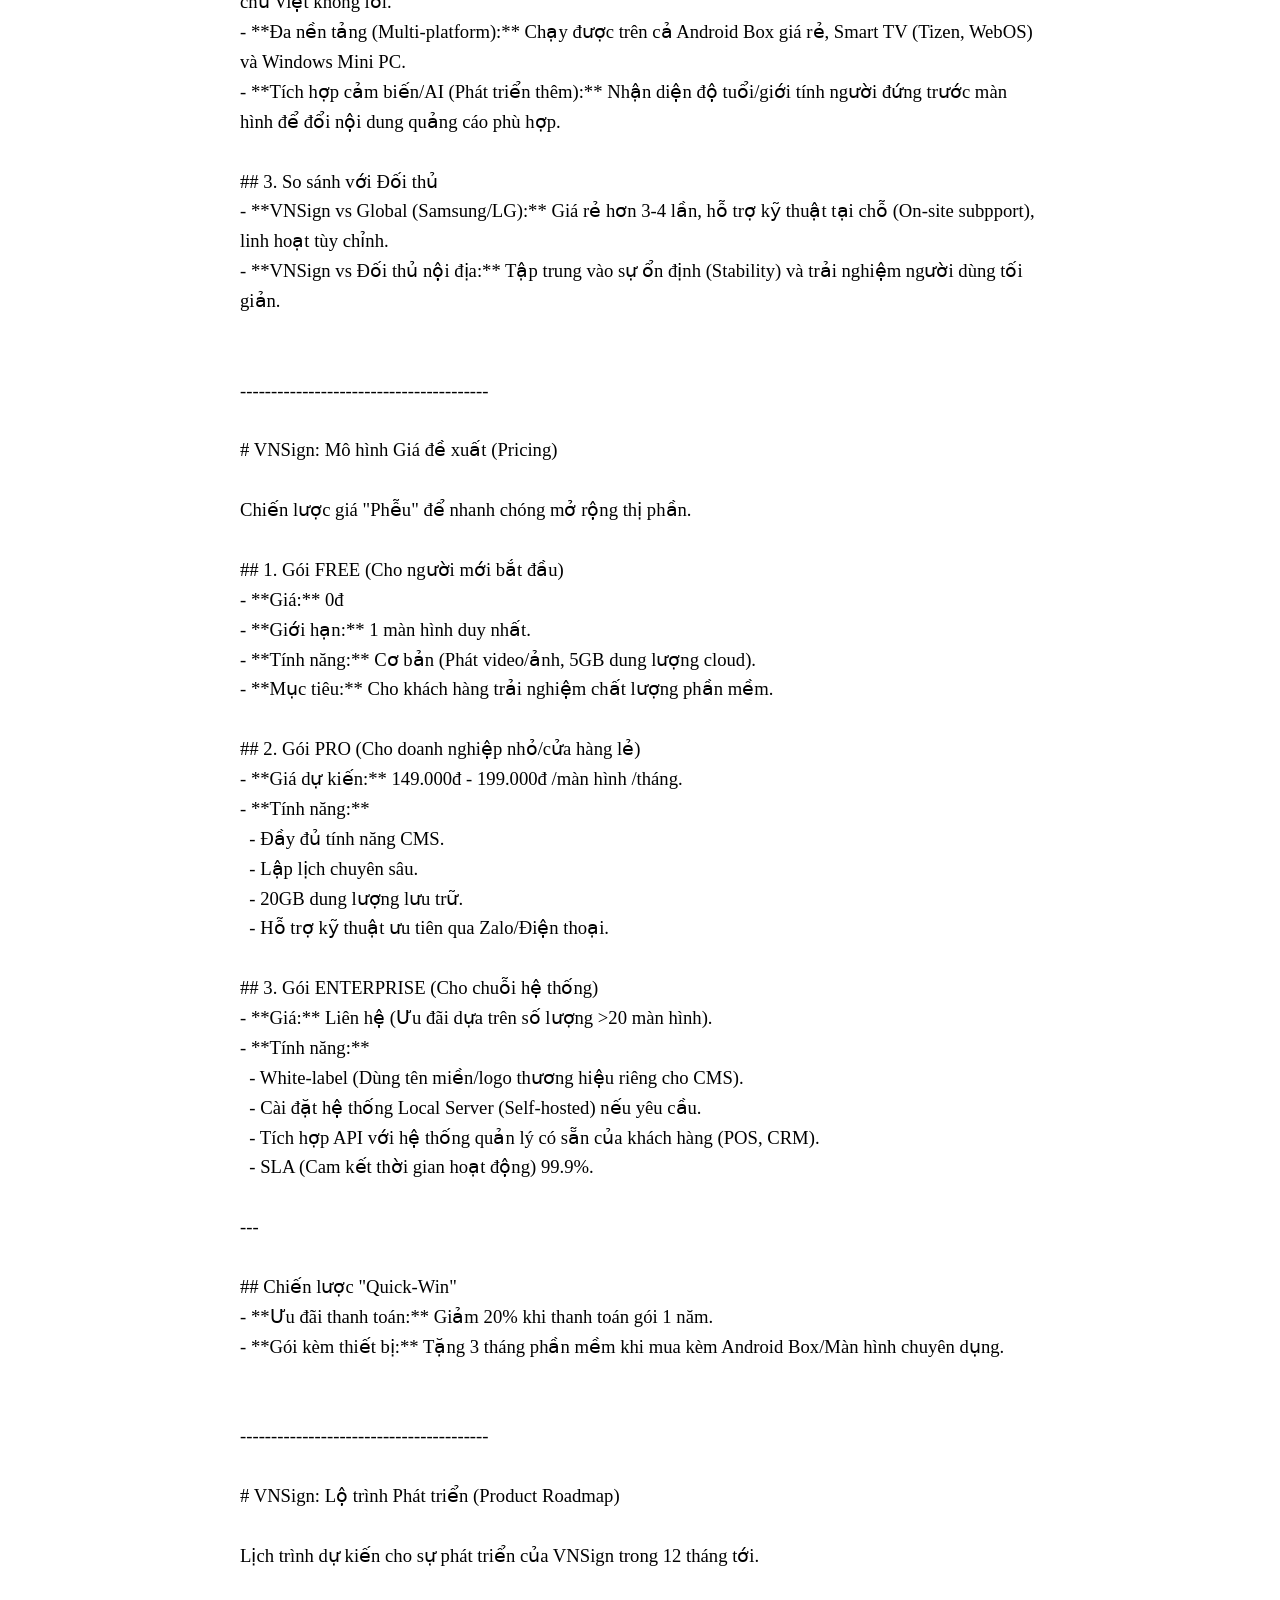
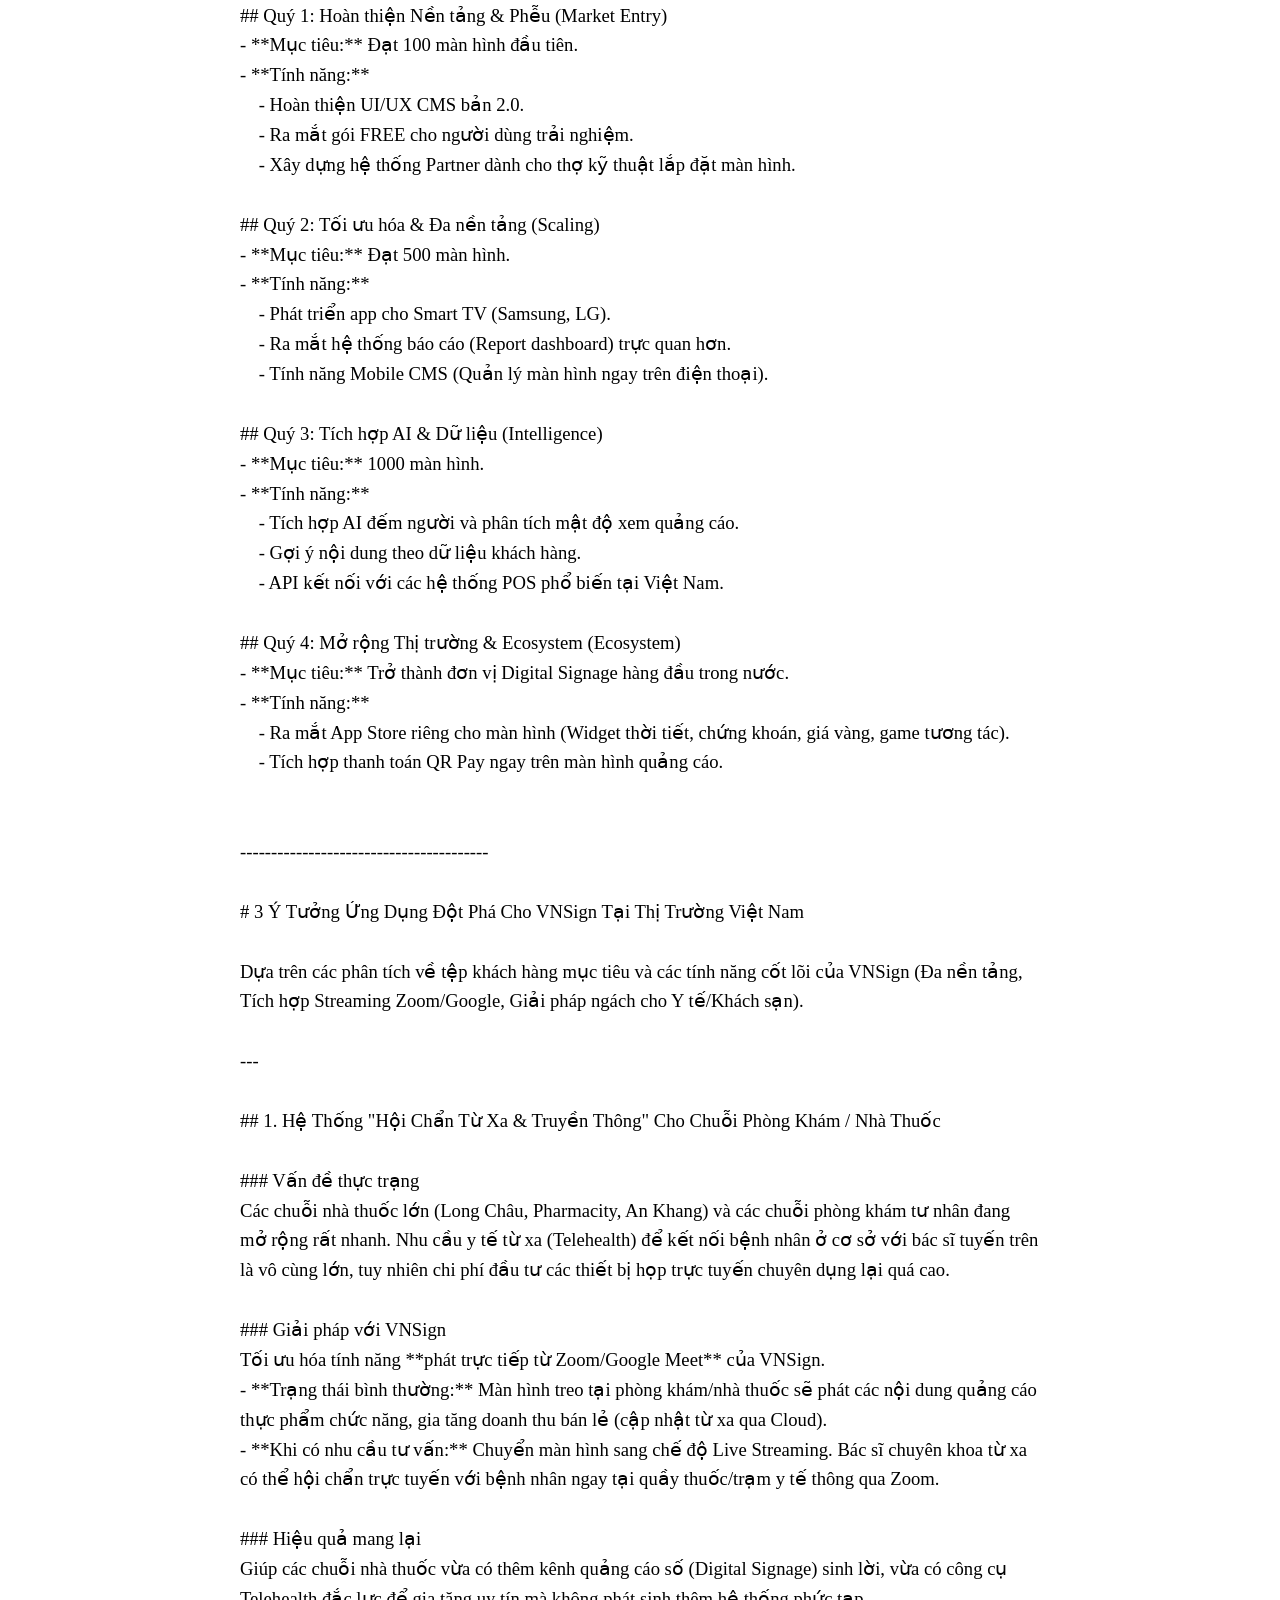
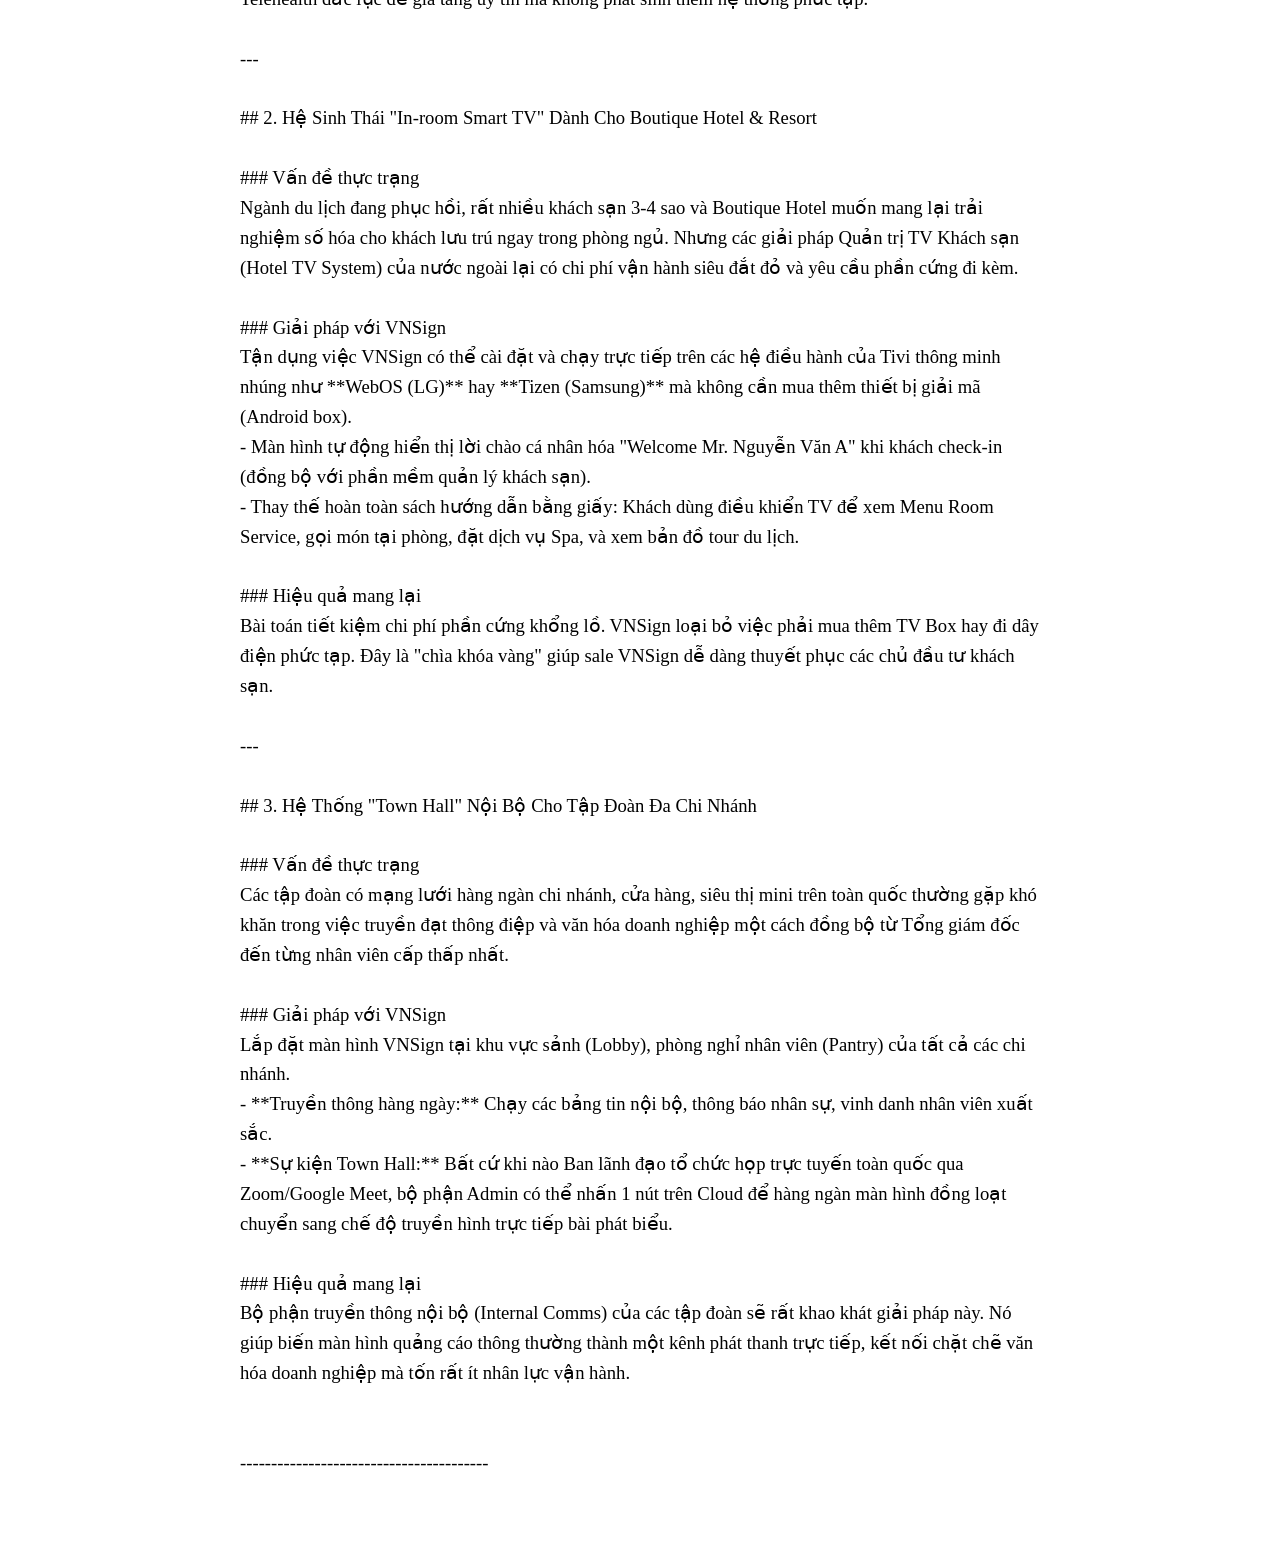
<file: VNSIGN AI/brain/VNSign_TongHop_H1_2025_TNR.html>
<!DOCTYPE html>
<html>
<head>
<meta charset="utf-8">
<style>
    body {
        font-family: "Times New Roman", Times, serif !important;
        font-size: 14pt;
        line-height: 1.6;
        color: #000;
        margin: 40px auto;
        max-width: 800px;
        padding: 0 20px;
        white-space: pre-wrap;
    }
    h1 {
        font-size: 24pt;
        text-align: center;
        margin-bottom: 20px;
    }
</style>
</head>
<body>
<h1>BÁO CÁO TỔNG HỢP VNSIGN AI (H1 - 2025)</h1><br><hr><br>
# VNSign: Khách hàng Mục tiêu (Target Audience)

Hiểu đúng nỗi đau của khách hàng để tư vấn hiệu quả hơn.

## 1. Chuỗi F&B (Nhà hàng, Cafe, Trà sữa)
- **Nỗi đau:** Việc thay đổi menu, giá cả tốn nhiều chi phí in ấn. In sai phải làm lại từ đầu. Khách hàng không chú ý đến món mới.
- **Giải pháp VNSign:** Menu điện tử sinh động, cập nhật món mới trong 30 giây cho toàn bộ chuỗi.
- **Tiềm năng:** Tăng 20-30% doanh số nhờ các chương trình Upsell hiển thị ngay trên màn hình.

## 2. Lĩnh vực Y tế & Giáo dục (Bệnh viện, Trường học)
- **Nỗi đau:** Thông báo quan trọng thường bị bỏ qua. Việc xếp hàng chờ đợi gây áp lực cho bệnh nhân/phụ huynh.
- **Giải pháp VNSign:** Hệ thống gọi số thứ tự kết hợp phát thông tin giáo dục/quy trình thủ tục. Giảm bớt cảm giác chờ đợi mệt mỏi.

## 3. Khối Bán lẻ (Shop thời trang, Showroom, Siêu thị)
- **Nỗi đau:** Chi phí thuê mặt bằng lớn nhưng màn hình phát quảng cáo tại shop thường bị đen hoặc chạy nội dung cũ kỹ.
- **Giải pháp VNSign:** Đồng bộ nội dung theo chiến dịch khuyến mãi (Black Friday, Lễ tết). Tự động đếm người để báo cáo hiệu quả quảng cáo.

## 4. Tòa nhà & Văn phòng (Thang máy, Lobby)
- **Nỗi đau:** Thông báo bằng giấy dán thang máy trông mất thẩm mỹ và khó cập nhật.
- **Giải pháp VNSign:** Màn hình thang máy sang trọng, cập nhật tin tức nội bộ và quảng cáo từ các đối tác liên kết.


----------------------------------------

# VNSign: Danh sách Tính năng & Thế mạnh Cạnh tranh

Tập trung vào giải quyết các "nỗi đau" thực tế của khách hàng tại Việt Nam.

## 1. Tính năng Cốt lõi (Core Features)
- **CMS Web-based:** Quản lý toàn bộ màn hình từ bất kỳ máy tính nào có Internet.
- **Kéo & Thả nội dung:** Giao diện trực quan cho người không chuyên.
- **Lên lịch trình chiếu (Scheduling):** Hẹn giờ bật/tắt và phát nội dung theo thời gian thực.
- **Hỗ trợ Đa định dạng:** Video (4K), Hình ảnh, RSS, Website, Thời tiết, Tỷ giá.

## 2. Tính năng "Killer" (Thế mạnh riêng)
- **Offline-First Mode:** Nội dung được tải về bộ nhớ đệm. Nếu mất mạng, màn hình vẫn phát bình thường, không hiện lỗi hay đen màn hình.
- **Bản địa hóa (Vietnamese UI/UX):** Giao diện tiếng Việt 100%, thuật ngữ thân thiện, hỗ trợ font chữ Việt không lỗi.
- **Đa nền tảng (Multi-platform):** Chạy được trên cả Android Box giá rẻ, Smart TV (Tizen, WebOS) và Windows Mini PC.
- **Tích hợp cảm biến/AI (Phát triển thêm):** Nhận diện độ tuổi/giới tính người đứng trước màn hình để đổi nội dung quảng cáo phù hợp.

## 3. So sánh với Đối thủ
- **VNSign vs Global (Samsung/LG):** Giá rẻ hơn 3-4 lần, hỗ trợ kỹ thuật tại chỗ (On-site subpport), linh hoạt tùy chỉnh.
- **VNSign vs Đối thủ nội địa:** Tập trung vào sự ổn định (Stability) và trải nghiệm người dùng tối giản.


----------------------------------------

# VNSign: Mô hình Giá đề xuất (Pricing)

Chiến lược giá "Phễu" để nhanh chóng mở rộng thị phần.

## 1. Gói FREE (Cho người mới bắt đầu)
- **Giá:** 0đ
- **Giới hạn:** 1 màn hình duy nhất.
- **Tính năng:** Cơ bản (Phát video/ảnh, 5GB dung lượng cloud).
- **Mục tiêu:** Cho khách hàng trải nghiệm chất lượng phần mềm.

## 2. Gói PRO (Cho doanh nghiệp nhỏ/cửa hàng lẻ)
- **Giá dự kiến:** 149.000đ - 199.000đ /màn hình /tháng.
- **Tính năng:** 
  - Đầy đủ tính năng CMS.
  - Lập lịch chuyên sâu.
  - 20GB dung lượng lưu trữ.
  - Hỗ trợ kỹ thuật ưu tiên qua Zalo/Điện thoại.

## 3. Gói ENTERPRISE (Cho chuỗi hệ thống)
- **Giá:** Liên hệ (Ưu đãi dựa trên số lượng >20 màn hình).
- **Tính năng:**
  - White-label (Dùng tên miền/logo thương hiệu riêng cho CMS).
  - Cài đặt hệ thống Local Server (Self-hosted) nếu yêu cầu.
  - Tích hợp API với hệ thống quản lý có sẵn của khách hàng (POS, CRM).
  - SLA (Cam kết thời gian hoạt động) 99.9%.

---

## Chiến lược "Quick-Win"
- **Ưu đãi thanh toán:** Giảm 20% khi thanh toán gói 1 năm.
- **Gói kèm thiết bị:** Tặng 3 tháng phần mềm khi mua kèm Android Box/Màn hình chuyên dụng.


----------------------------------------

# VNSign: Lộ trình Phát triển (Product Roadmap)

Lịch trình dự kiến cho sự phát triển của VNSign trong 12 tháng tới.

## Quý 1: Hoàn thiện Nền tảng & Phễu (Market Entry)
- **Mục tiêu:** Đạt 100 màn hình đầu tiên.
- **Tính năng:**
    - Hoàn thiện UI/UX CMS bản 2.0.
    - Ra mắt gói FREE cho người dùng trải nghiệm.
    - Xây dựng hệ thống Partner dành cho thợ kỹ thuật lắp đặt màn hình.

## Quý 2: Tối ưu hóa & Đa nền tảng (Scaling)
- **Mục tiêu:** Đạt 500 màn hình.
- **Tính năng:**
    - Phát triển app cho Smart TV (Samsung, LG).
    - Ra mắt hệ thống báo cáo (Report dashboard) trực quan hơn.
    - Tính năng Mobile CMS (Quản lý màn hình ngay trên điện thoại).

## Quý 3: Tích hợp AI & Dữ liệu (Intelligence)
- **Mục tiêu:** 1000 màn hình.
- **Tính năng:**
    - Tích hợp AI đếm người và phân tích mật độ xem quảng cáo.
    - Gợi ý nội dung theo dữ liệu khách hàng.
    - API kết nối với các hệ thống POS phổ biến tại Việt Nam.

## Quý 4: Mở rộng Thị trường & Ecosystem (Ecosystem)
- **Mục tiêu:** Trở thành đơn vị Digital Signage hàng đầu trong nước.
- **Tính năng:**
    - Ra mắt App Store riêng cho màn hình (Widget thời tiết, chứng khoán, giá vàng, game tương tác).
    - Tích hợp thanh toán QR Pay ngay trên màn hình quảng cáo.


----------------------------------------

# 3 Ý Tưởng Ứng Dụng Đột Phá Cho VNSign Tại Thị Trường Việt Nam

Dựa trên các phân tích về tệp khách hàng mục tiêu và các tính năng cốt lõi của VNSign (Đa nền tảng, Tích hợp Streaming Zoom/Google, Giải pháp ngách cho Y tế/Khách sạn).

---

## 1. Hệ Thống "Hội Chẩn Từ Xa & Truyền Thông" Cho Chuỗi Phòng Khám / Nhà Thuốc

### Vấn đề thực trạng
Các chuỗi nhà thuốc lớn (Long Châu, Pharmacity, An Khang) và các chuỗi phòng khám tư nhân đang mở rộng rất nhanh. Nhu cầu y tế từ xa (Telehealth) để kết nối bệnh nhân ở cơ sở với bác sĩ tuyến trên là vô cùng lớn, tuy nhiên chi phí đầu tư các thiết bị họp trực tuyến chuyên dụng lại quá cao.

### Giải pháp với VNSign
Tối ưu hóa tính năng **phát trực tiếp từ Zoom/Google Meet** của VNSign.
- **Trạng thái bình thường:** Màn hình treo tại phòng khám/nhà thuốc sẽ phát các nội dung quảng cáo thực phẩm chức năng, gia tăng doanh thu bán lẻ (cập nhật từ xa qua Cloud).
- **Khi có nhu cầu tư vấn:** Chuyển màn hình sang chế độ Live Streaming. Bác sĩ chuyên khoa từ xa có thể hội chẩn trực tuyến với bệnh nhân ngay tại quầy thuốc/trạm y tế thông qua Zoom.

### Hiệu quả mang lại
Giúp các chuỗi nhà thuốc vừa có thêm kênh quảng cáo số (Digital Signage) sinh lời, vừa có công cụ Telehealth đắc lực để gia tăng uy tín mà không phát sinh thêm hệ thống phức tạp.

---

## 2. Hệ Sinh Thái "In-room Smart TV" Dành Cho Boutique Hotel & Resort

### Vấn đề thực trạng
Ngành du lịch đang phục hồi, rất nhiều khách sạn 3-4 sao và Boutique Hotel muốn mang lại trải nghiệm số hóa cho khách lưu trú ngay trong phòng ngủ. Nhưng các giải pháp Quản trị TV Khách sạn (Hotel TV System) của nước ngoài lại có chi phí vận hành siêu đắt đỏ và yêu cầu phần cứng đi kèm.

### Giải pháp với VNSign
Tận dụng việc VNSign có thể cài đặt và chạy trực tiếp trên các hệ điều hành của Tivi thông minh nhúng như **WebOS (LG)** hay **Tizen (Samsung)** mà không cần mua thêm thiết bị giải mã (Android box).
- Màn hình tự động hiển thị lời chào cá nhân hóa "Welcome Mr. Nguyễn Văn A" khi khách check-in (đồng bộ với phần mềm quản lý khách sạn).
- Thay thế hoàn toàn sách hướng dẫn bằng giấy: Khách dùng điều khiển TV để xem Menu Room Service, gọi món tại phòng, đặt dịch vụ Spa, và xem bản đồ tour du lịch.

### Hiệu quả mang lại
Bài toán tiết kiệm chi phí phần cứng khổng lồ. VNSign loại bỏ việc phải mua thêm TV Box hay đi dây điện phức tạp. Đây là "chìa khóa vàng" giúp sale VNSign dễ dàng thuyết phục các chủ đầu tư khách sạn.

---

## 3. Hệ Thống "Town Hall" Nội Bộ Cho Tập Đoàn Đa Chi Nhánh

### Vấn đề thực trạng
Các tập đoàn có mạng lưới hàng ngàn chi nhánh, cửa hàng, siêu thị mini trên toàn quốc thường gặp khó khăn trong việc truyền đạt thông điệp và văn hóa doanh nghiệp một cách đồng bộ từ Tổng giám đốc đến từng nhân viên cấp thấp nhất.

### Giải pháp với VNSign
Lắp đặt màn hình VNSign tại khu vực sảnh (Lobby), phòng nghỉ nhân viên (Pantry) của tất cả các chi nhánh.
- **Truyền thông hàng ngày:** Chạy các bảng tin nội bộ, thông báo nhân sự, vinh danh nhân viên xuất sắc.
- **Sự kiện Town Hall:** Bất cứ khi nào Ban lãnh đạo tổ chức họp trực tuyến toàn quốc qua Zoom/Google Meet, bộ phận Admin có thể nhấn 1 nút trên Cloud để hàng ngàn màn hình đồng loạt chuyển sang chế độ truyền hình trực tiếp bài phát biểu.

### Hiệu quả mang lại
Bộ phận truyền thông nội bộ (Internal Comms) của các tập đoàn sẽ rất khao khát giải pháp này. Nó giúp biến màn hình quảng cáo thông thường thành một kênh phát thanh trực tiếp, kết nối chặt chẽ văn hóa doanh nghiệp mà tốn rất ít nhân lực vận hành.


----------------------------------------

</body></html>
</file>
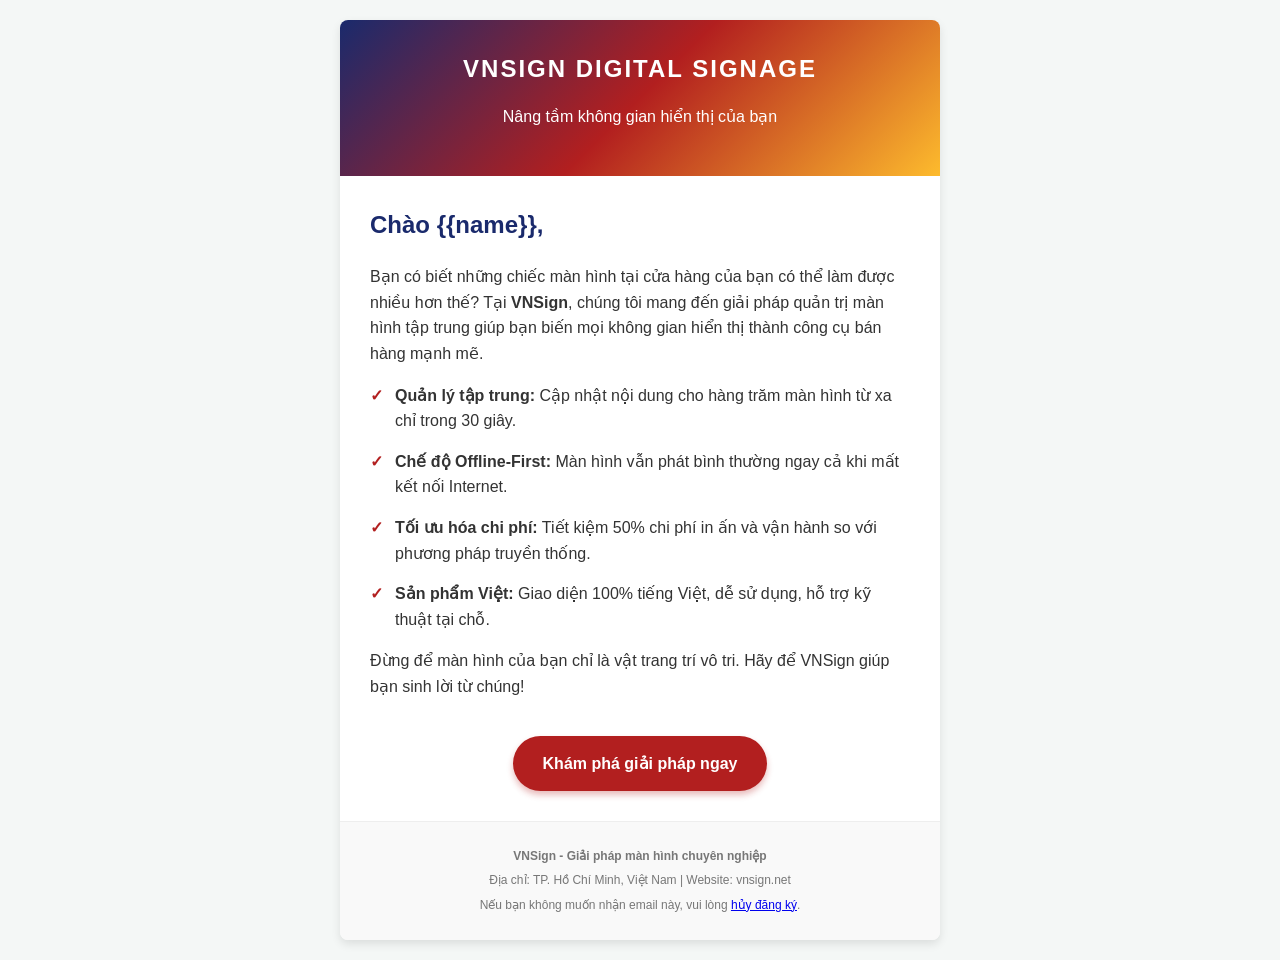
<file: VNSIGN AI/Marketing/email_template.html>
<!DOCTYPE html>
<html lang="vi">
<head>
    <meta charset="UTF-8">
    <meta name="viewport" content="width=device-width, initial-scale=1.0">
    <title>Giải pháp VNSign Digital Signage</title>
    <style>
        body { font-family: 'Segoe UI', Tahoma, Geneva, Verdana, sans-serif; line-height: 1.6; color: #333; margin: 0; padding: 0; background-color: #f4f7f6; }
        .container { max-width: 600px; margin: 20px auto; background: #ffffff; border-radius: 8px; overflow: hidden; box-shadow: 0 4px 10px rgba(0,0,0,0.1); }
        .header { background: linear-gradient(135deg, #1a2a6c, #b21f1f, #fdbb2d); color: #ffffff; padding: 30px; text-align: center; }
        .header h1 { margin: 0; font-size: 24px; text-transform: uppercase; letter-spacing: 2px; }
        .content { padding: 30px; }
        .content h2 { color: #1a2a6c; margin-top: 0; }
        .feature-list { list-style: none; padding: 0; }
        .feature-item { margin-bottom: 15px; padding-left: 25px; position: relative; }
        .feature-item:before { content: '✓'; position: absolute; left: 0; color: #b21f1f; font-weight: bold; }
        .cta-button { display: inline-block; padding: 15px 30px; background-color: #b21f1f; color: #ffffff; text-decoration: none; border-radius: 50px; font-weight: bold; margin-top: 20px; box-shadow: 0 4px 6px rgba(178, 31, 31, 0.3); }
        .footer { background: #f9f9f9; padding: 20px; text-align: center; font-size: 12px; color: #777; border-top: 1px solid #eee; }
        .footer p { margin: 5px 0; }
    </style>
</head>
<body>
    <div class="container">
        <div class="header">
            <h1>VNSign Digital Signage</h1>
            <p>Nâng tầm không gian hiển thị của bạn</p>
        </div>
        <div class="content">
            <h2>Chào {{name}},</h2>
            <p>Bạn có biết những chiếc màn hình tại cửa hàng của bạn có thể làm được nhiều hơn thế? Tại <strong>VNSign</strong>, chúng tôi mang đến giải pháp quản trị màn hình tập trung giúp bạn biến mọi không gian hiển thị thành công cụ bán hàng mạnh mẽ.</p>
            
            <ul class="feature-list">
                <li class="feature-item"><strong>Quản lý tập trung:</strong> Cập nhật nội dung cho hàng trăm màn hình từ xa chỉ trong 30 giây.</li>
                <li class="feature-item"><strong>Chế độ Offline-First:</strong> Màn hình vẫn phát bình thường ngay cả khi mất kết nối Internet.</li>
                <li class="feature-item"><strong>Tối ưu hóa chi phí:</strong> Tiết kiệm 50% chi phí in ấn và vận hành so với phương pháp truyền thống.</li>
                <li class="feature-item"><strong>Sản phẩm Việt:</strong> Giao diện 100% tiếng Việt, dễ sử dụng, hỗ trợ kỹ thuật tại chỗ.</li>
            </ul>

            <p>Đừng để màn hình của bạn chỉ là vật trang trí vô tri. Hãy để VNSign giúp bạn sinh lời từ chúng!</p>
            
            <div style="text-align: center;">
                <a href="https://vnsign.net" class="cta-button">Khám phá giải pháp ngay</a>
            </div>
        </div>
        <div class="footer">
            <p><strong>VNSign - Giải pháp màn hình chuyên nghiệp</strong></p>
            <p>Địa chỉ: TP. Hồ Chí Minh, Việt Nam | Website: vnsign.net</p>
            <p>Nếu bạn không muốn nhận email này, vui lòng <a href="#">hủy đăng ký</a>.</p>
        </div>
    </div>
</body>
</html>
</file>
